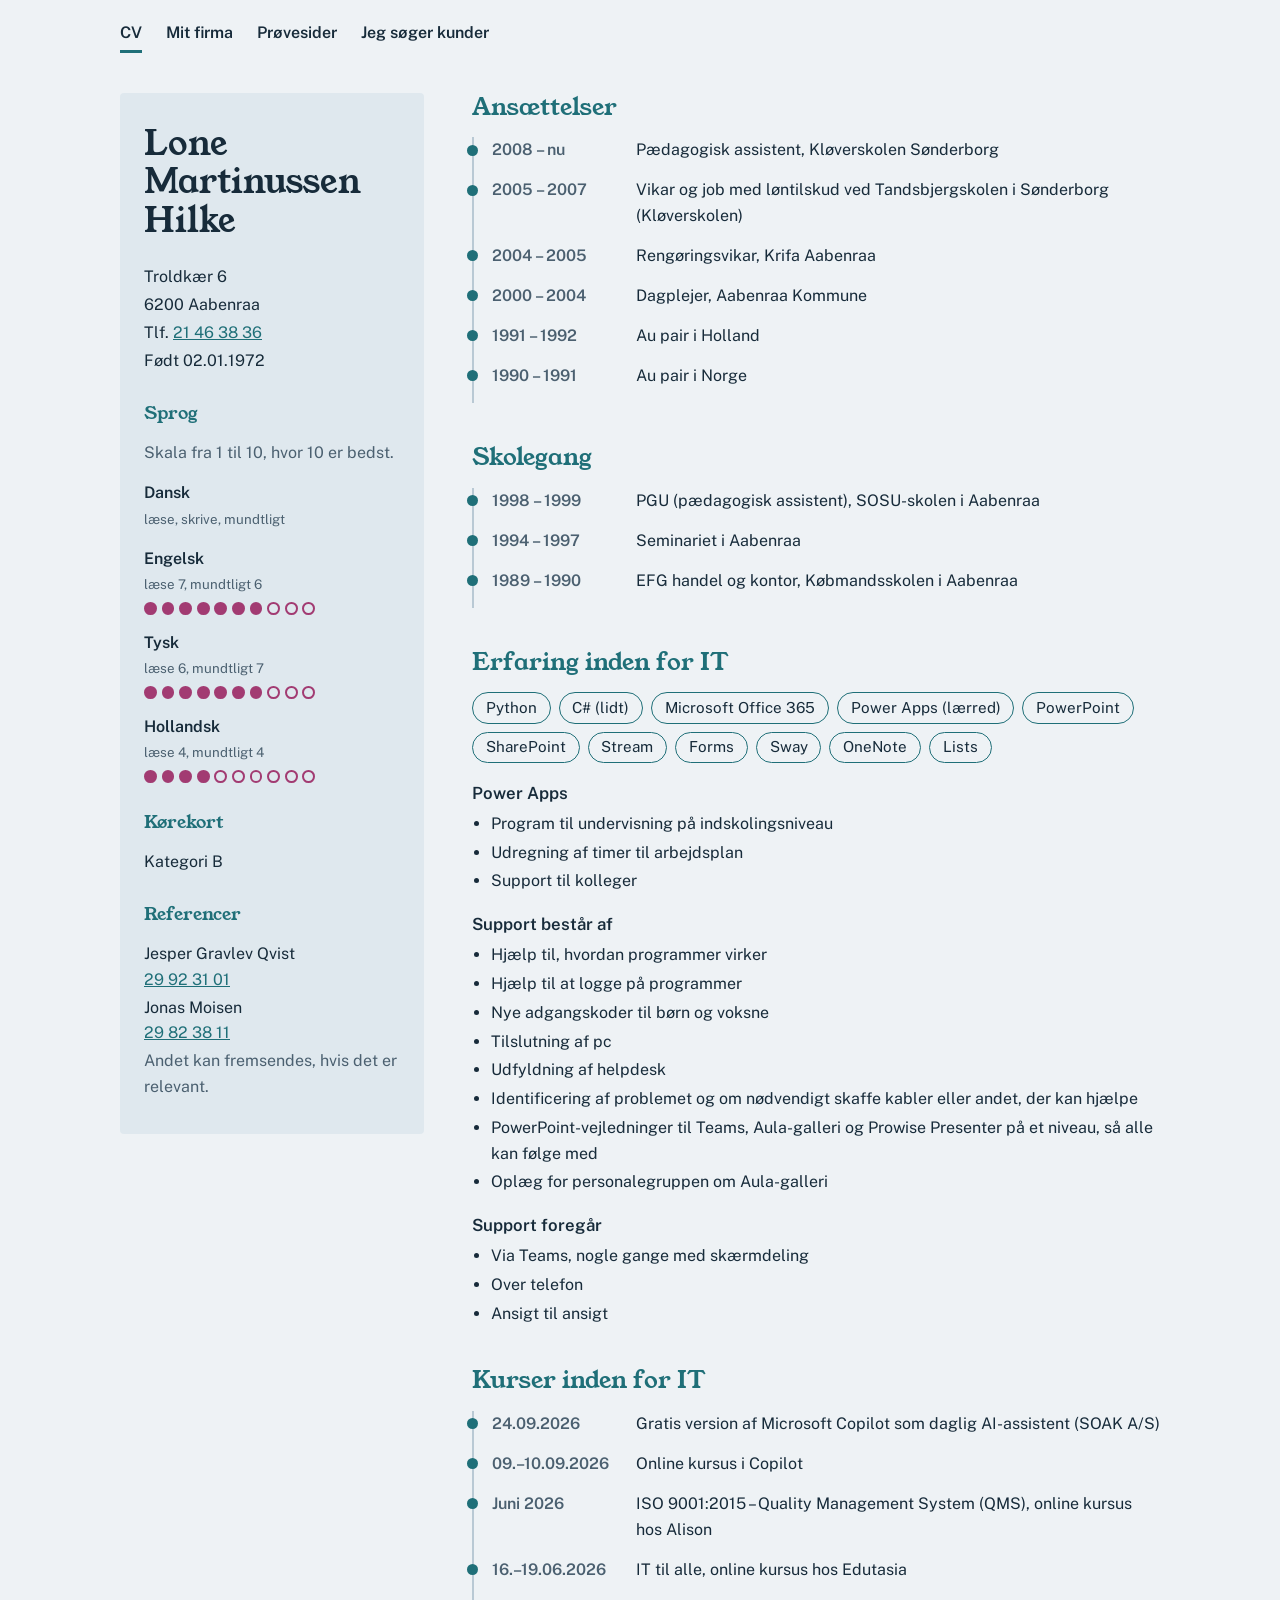
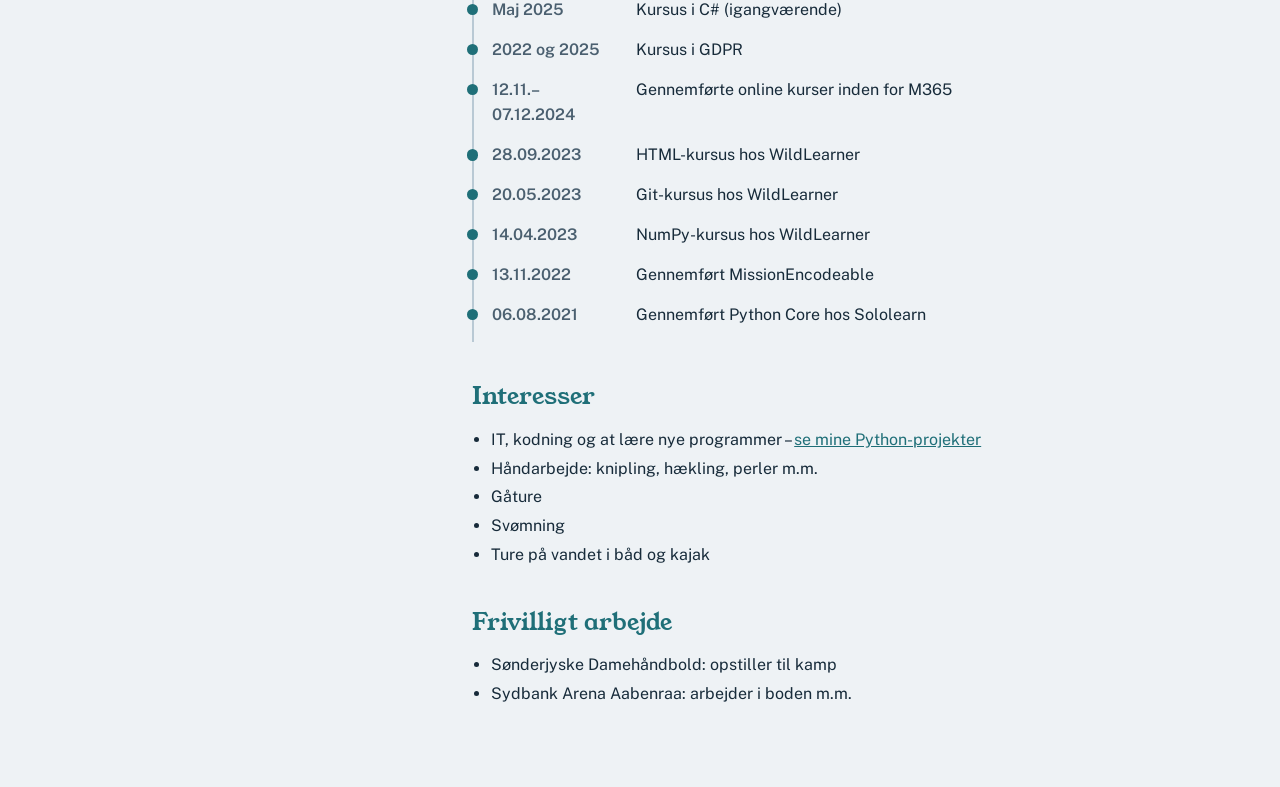
<file: index.html>
<!DOCTYPE html>
<html lang="da">
<head>
<meta charset="utf-8">
<meta name="viewport" content="width=device-width, initial-scale=1, viewport-fit=cover">
<title>CV – Lone Martinussen Hilke</title>
<link rel="preconnect" href="https://fonts.googleapis.com">
<link rel="preconnect" href="https://fonts.gstatic.com" crossorigin>
<link href="https://fonts.googleapis.com/css2?family=Public+Sans:wght@400;600&family=Young+Serif&display=swap" rel="stylesheet">
<style>
:root{--bg:#eef2f5;--panel:#dfe8ee;--ink:#172b3a;--muted:#4b6070;--accent:#1f6f78;--bead:#a23b72;--line:#b9c9d4;
 --serif:"Young Serif",Georgia,serif;--sans:"Public Sans",system-ui,-apple-system,"Segoe UI",sans-serif}
@media (prefers-color-scheme:dark){:root:not([data-theme="light"]){--bg:#101c26;--panel:#182a38;--ink:#e6eef3;--muted:#9db1bf;--accent:#5fc1c9;--bead:#e27bb0;--line:#2c4457}}
:root[data-theme="dark"]{--bg:#101c26;--panel:#182a38;--ink:#e6eef3;--muted:#9db1bf;--accent:#5fc1c9;--bead:#e27bb0;--line:#2c4457}
:root{box-sizing:border-box;padding-top:env(safe-area-inset-top,0px);padding-bottom:env(safe-area-inset-bottom,0px)}
html{scroll-padding-top:env(safe-area-inset-top,0px)}
*,*::before,*::after{box-sizing:inherit}
body{margin:0;background:var(--bg);color:var(--ink);font:400 1rem/1.6 var(--sans)}
a{color:var(--accent)}
a:focus-visible{outline:3px solid var(--accent);outline-offset:2px}
.nav{max-width:68rem;margin:0 auto;padding:1rem 1.5rem 0;display:flex;flex-wrap:wrap;gap:.4rem 1.5rem}
.nav a{color:var(--ink);text-decoration:none;font-weight:600;padding:.25rem 0;border-bottom:3px solid transparent}
.nav a:hover{border-color:var(--line)}
.nav a[aria-current="page"]{border-color:var(--accent)}
.page{max-width:68rem;margin:0 auto;display:grid;grid-template-columns:19rem 1fr;gap:3rem;padding:2.5rem 1.5rem}
aside{background:var(--panel);padding:2rem 1.5rem;align-self:start;position:sticky;top:1.5rem;border-radius:.25rem}
h1{font:400 2.1rem/1.15 var(--serif);margin:0 0 1.5rem}
h2{font:400 1.5rem/1.2 var(--serif);margin:0 0 1rem;color:var(--accent)}
aside h2{font-size:1.15rem;margin-top:1.75rem}
address{font-style:normal}
address p,aside p{margin:.15rem 0}
.lang{margin:.9rem 0}
.lang b{display:block;font-weight:600}
.lang small{color:var(--muted)}
.beads{display:flex;gap:.3rem;margin-top:.35rem}
.beads i{width:.8rem;height:.8rem;border-radius:50%;border:2px solid var(--bead)}
.beads i.f{background:var(--bead)}
main section{margin-bottom:2.5rem}
.tl{margin:0;padding:0;list-style:none;border-left:2px solid var(--line)}
.tl li{display:grid;grid-template-columns:8rem 1fr;gap:1rem;padding:0 0 .9rem 1.1rem;position:relative}
.tl li::before{content:"";position:absolute;left:-.45rem;top:.45rem;width:.7rem;height:.7rem;border-radius:50%;background:var(--accent)}
.tl time{color:var(--muted);font-weight:600}
ul.plain{margin:0 0 1rem;padding-left:1.2rem}
ul.plain li{margin:.2rem 0}
h3{font:600 1.05rem/1.3 var(--sans);margin:1.25rem 0 .4rem}
.tags{display:flex;flex-wrap:wrap;gap:.5rem;list-style:none;margin:0;padding:0}
.tags li{border:1.5px solid var(--accent);border-radius:2rem;padding:.15rem .8rem;font-size:.95rem}
.note{color:var(--muted)}
@media (max-width:52rem){
 .page{grid-template-columns:1fr;gap:1.5rem;padding:1.25rem 1rem}
 aside{position:static}
 .tl li{grid-template-columns:1fr;gap:0}
}
@media print{
 .nav{display:none}
 body{background:#fff;color:#000}
 .page{display:block;padding:0}
 aside{position:static;background:none;padding:0 0 1rem}
 a{color:#000}
}
</style>
</head>
<body>
<nav class="nav" aria-label="Hovedmenu">
 <a href="index(1).html" aria-current="page">CV</a>
 <a href="firma.html">Mit firma</a>
 <a href="proever.html">Prøvesider</a>
 <a href="kunder.html">Jeg søger kunder</a>
</nav>
<div class="page">
<aside>
 <h1>Lone Martinussen Hilke</h1>
 <address>
  <p>Troldkær 6</p>
  <p>6200 Aabenraa</p>
  <p>Tlf. <a href="tel:+4521463836">21 46 38 36</a></p>
  <p>Født 02.01.1972</p>
 </address>

 <h2>Sprog</h2>
 <p class="note">Skala fra 1 til 10, hvor 10 er bedst.</p>
 <div class="lang"><b>Dansk</b><small>læse, skrive, mundtligt</small></div>
 <div class="lang"><b>Engelsk</b><small>læse 7, mundtligt 6</small>
  <div class="beads" role="img" aria-label="Engelsk: læse 7 af 10"><i class="f"></i><i class="f"></i><i class="f"></i><i class="f"></i><i class="f"></i><i class="f"></i><i class="f"></i><i></i><i></i><i></i></div></div>
 <div class="lang"><b>Tysk</b><small>læse 6, mundtligt 7</small>
  <div class="beads" role="img" aria-label="Tysk: mundtligt 7 af 10"><i class="f"></i><i class="f"></i><i class="f"></i><i class="f"></i><i class="f"></i><i class="f"></i><i class="f"></i><i></i><i></i><i></i></div></div>
 <div class="lang"><b>Hollandsk</b><small>læse 4, mundtligt 4</small>
  <div class="beads" role="img" aria-label="Hollandsk: 4 af 10"><i class="f"></i><i class="f"></i><i class="f"></i><i class="f"></i><i></i><i></i><i></i><i></i><i></i><i></i></div></div>

 <h2>Kørekort</h2>
 <p>Kategori B</p>

 <h2>Referencer</h2>
 <p>Jesper Gravlev Qvist<br><a href="tel:+4529923101">29 92 31 01</a></p>
 <p>Jonas Moisen<br><a href="tel:+4529823811">29 82 38 11</a></p>
 <p class="note">Andet kan fremsendes, hvis det er relevant.</p>
</aside>

<main>
 <section>
  <h2>Ansættelser</h2>
  <ul class="tl">
   <li><time>2008 – nu</time><span>Pædagogisk assistent, Kløverskolen Sønderborg</span></li>
   <li><time>2005 – 2007</time><span>Vikar og job med løntilskud ved Tandsbjergskolen i Sønderborg (Kløverskolen)</span></li>
   <li><time>2004 – 2005</time><span>Rengøringsvikar, Krifa Aabenraa</span></li>
   <li><time>2000 – 2004</time><span>Dagplejer, Aabenraa Kommune</span></li>
   <li><time>1991 – 1992</time><span>Au pair i Holland</span></li>
   <li><time>1990 – 1991</time><span>Au pair i Norge</span></li>
  </ul>
 </section>

 <section>
  <h2>Skolegang</h2>
  <ul class="tl">
   <li><time>1998 – 1999</time><span>PGU (pædagogisk assistent), SOSU-skolen i Aabenraa</span></li>
   <li><time>1994 – 1997</time><span>Seminariet i Aabenraa</span></li>
   <li><time>1989 – 1990</time><span>EFG handel og kontor, Købmandsskolen i Aabenraa</span></li>
  </ul>
 </section>

 <section>
  <h2>Erfaring inden for IT</h2>
  <ul class="tags">
   <li>Python</li><li>C# (lidt)</li><li>Microsoft Office 365</li><li>Power Apps (lærred)</li>
   <li>PowerPoint</li><li>SharePoint</li><li>Stream</li><li>Forms</li><li>Sway</li><li>OneNote</li><li>Lists</li>
  </ul>
  <h3>Power Apps</h3>
  <ul class="plain">
   <li>Program til undervisning på indskolingsniveau</li>
   <li>Udregning af timer til arbejdsplan</li>
   <li>Support til kolleger</li>
  </ul>
  <h3>Support består af</h3>
  <ul class="plain">
   <li>Hjælp til, hvordan programmer virker</li>
   <li>Hjælp til at logge på programmer</li>
   <li>Nye adgangskoder til børn og voksne</li>
   <li>Tilslutning af pc</li>
   <li>Udfyldning af helpdesk</li>
   <li>Identificering af problemet og om nødvendigt skaffe kabler eller andet, der kan hjælpe</li>
   <li>PowerPoint-vejledninger til Teams, Aula-galleri og Prowise Presenter på et niveau, så alle kan følge med</li>
   <li>Oplæg for personalegruppen om Aula-galleri</li>
  </ul>
  <h3>Support foregår</h3>
  <ul class="plain">
   <li>Via Teams, nogle gange med skærmdeling</li>
   <li>Over telefon</li>
   <li>Ansigt til ansigt</li>
  </ul>
 </section>

 <section>
  <h2>Kurser inden for IT</h2>
  <ul class="tl">
   <li><time>24.09.2026</time><span>Gratis version af Microsoft Copilot som daglig AI-assistent (SOAK A/S)</span></li>
   <li><time>09.–10.09.2026</time><span>Online kursus i Copilot</span></li>
   <li><time>Juni 2026</time><span>ISO 9001:2015 – Quality Management System (QMS), online kursus hos Alison</span></li>
   <li><time>16.–19.06.2026</time><span>IT til alle, online kursus hos Edutasia</span></li>
   <li><time>Maj 2025</time><span>Kursus i C# (igangværende)</span></li>
   <li><time>2022 og 2025</time><span>Kursus i GDPR</span></li>
   <li><time>12.11.–07.12.2024</time><span>Gennemførte online kurser inden for M365</span></li>
   <li><time>28.09.2023</time><span>HTML-kursus hos WildLearner</span></li>
   <li><time>20.05.2023</time><span>Git-kursus hos WildLearner</span></li>
   <li><time>14.04.2023</time><span>NumPy-kursus hos WildLearner</span></li>
   <li><time>13.11.2022</time><span>Gennemført MissionEncodeable</span></li>
   <li><time>06.08.2021</time><span>Gennemført Python Core hos Sololearn</span></li>
  </ul>
 </section>

 <section>
  <h2>Interesser</h2>
  <ul class="plain">
   <li>IT, kodning og at lære nye programmer – <a href="https://llmh.pythonanywhere.com/">se mine Python-projekter</a></li>
   <li>Håndarbejde: knipling, hækling, perler m.m.</li>
   <li>Gåture</li>
   <li>Svømning</li>
   <li>Ture på vandet i båd og kajak</li>
  </ul>
 </section>

 <section>
  <h2>Frivilligt arbejde</h2>
  <ul class="plain">
   <li>Sønderjyske Damehåndbold: opstiller til kamp</li>
   <li>Sydbank Arena Aabenraa: arbejder i boden m.m.</li>
  </ul>
 </section>
</main>
</div>
</body>
</html>
</file>
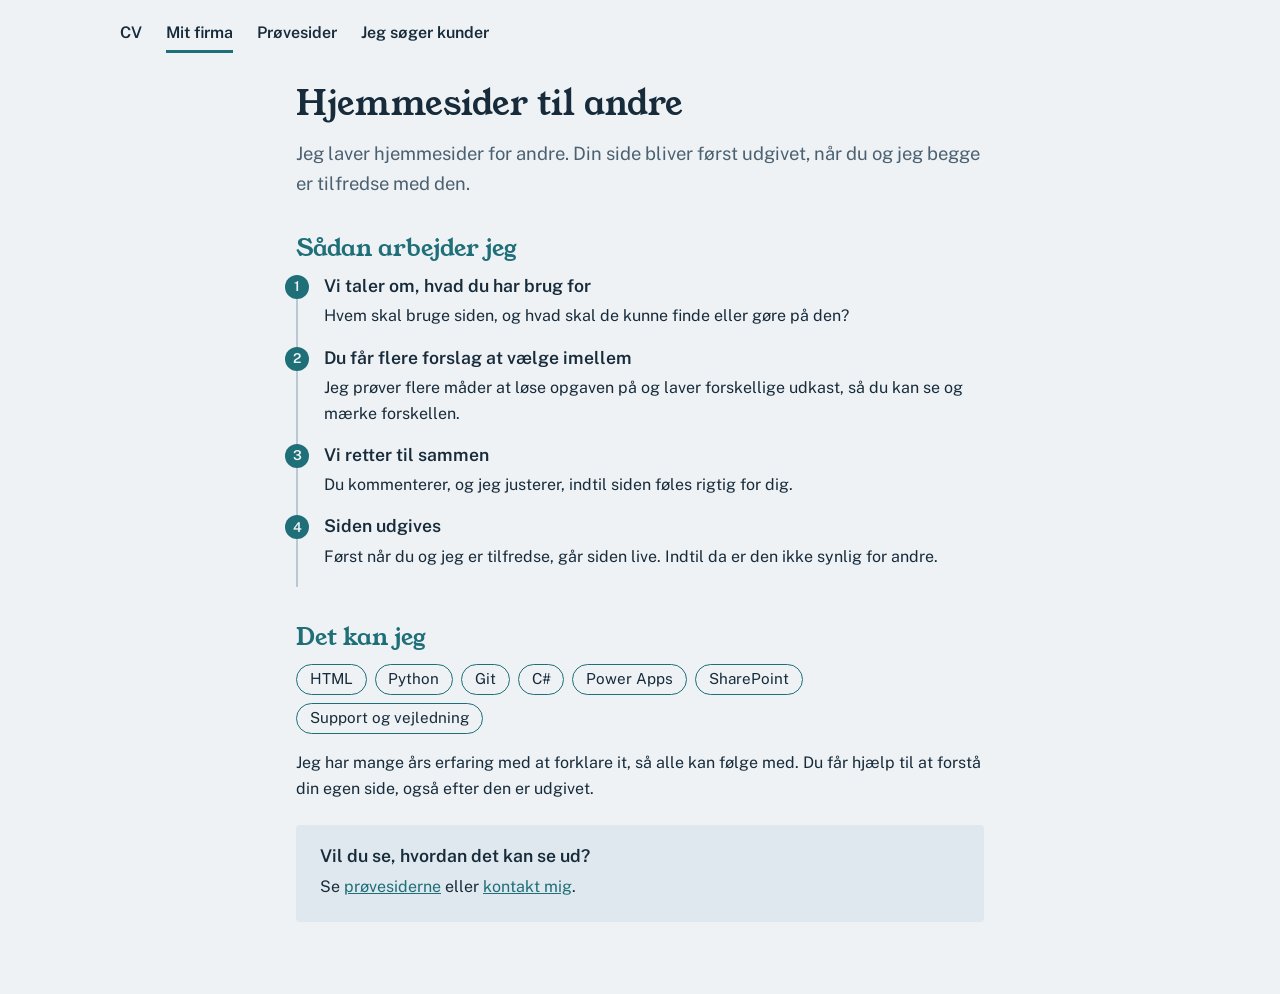
<file: firma.html>
<!DOCTYPE html>
<html lang="da">
<head>
<meta charset="utf-8">
<meta name="viewport" content="width=device-width, initial-scale=1, viewport-fit=cover">
<title>Mit firma – Lone Martinussen Hilke</title>
<link rel="preconnect" href="https://fonts.googleapis.com">
<link rel="preconnect" href="https://fonts.gstatic.com" crossorigin>
<link href="https://fonts.googleapis.com/css2?family=Public+Sans:wght@400;600&family=Young+Serif&display=swap" rel="stylesheet">
<link rel="stylesheet" href="style.css">
</head>
<body>
<nav class="nav" aria-label="Hovedmenu">
 <a href="index.html">CV</a>
 <a href="firma.html" aria-current="page">Mit firma</a>
 <a href="proever.html">Prøvesider</a>
 <a href="kunder.html">Jeg søger kunder</a>
</nav>
<main class="wrap">
 <h1>Hjemmesider til andre</h1>
 <p class="lead">Jeg laver hjemmesider for andre. Din side bliver først udgivet, når du og jeg begge er tilfredse med den.</p>

 <h2>Sådan arbejder jeg</h2>
 <ol class="steps">
  <li><h3>Vi taler om, hvad du har brug for</h3><p>Hvem skal bruge siden, og hvad skal de kunne finde eller gøre på den?</p></li>
  <li><h3>Du får flere forslag at vælge imellem</h3><p>Jeg prøver flere måder at løse opgaven på og laver forskellige udkast, så du kan se og mærke forskellen.</p></li>
  <li><h3>Vi retter til sammen</h3><p>Du kommenterer, og jeg justerer, indtil siden føles rigtig for dig.</p></li>
  <li><h3>Siden udgives</h3><p>Først når du og jeg er tilfredse, går siden live. Indtil da er den ikke synlig for andre.</p></li>
 </ol>

 <h2>Det kan jeg</h2>
 <ul class="tags">
  <li>HTML</li><li>Python</li><li>Git</li><li>C#</li><li>Power Apps</li><li>SharePoint</li><li>Support og vejledning</li>
 </ul>
 <p>Jeg har mange års erfaring med at forklare it, så alle kan følge med. Du får hjælp til at forstå din egen side, også efter den er udgivet.</p>

 <div class="panel">
  <h3>Vil du se, hvordan det kan se ud?</h3>
  <p>Se <a href="proever.html">prøvesiderne</a> eller <a href="kunder.html">kontakt mig</a>.</p>
 </div>
</main>
</body>
</html>
</file>
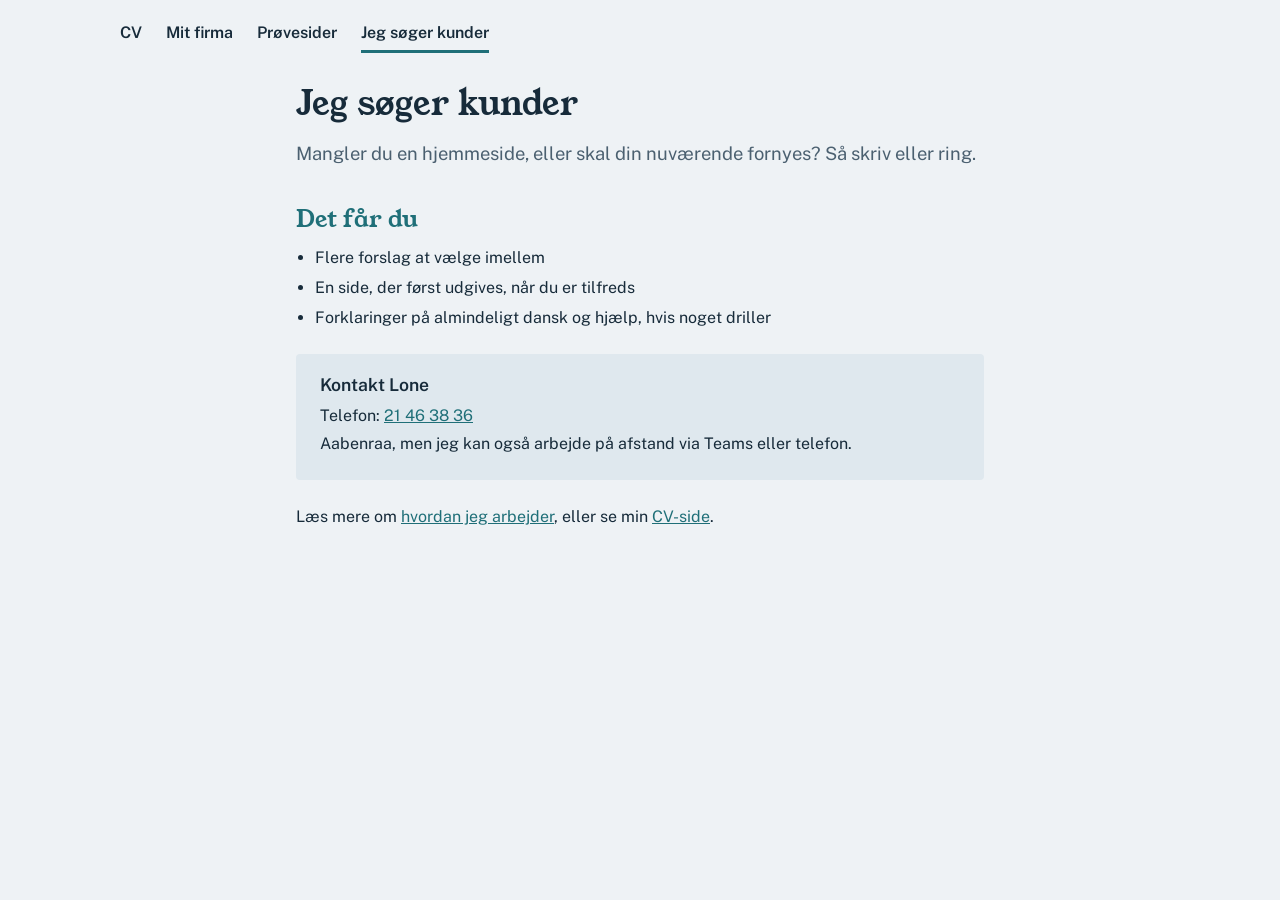
<file: kunder.html>
<!DOCTYPE html>
<html lang="da">
<head>
<meta charset="utf-8">
<meta name="viewport" content="width=device-width, initial-scale=1, viewport-fit=cover">
<title>Jeg søger kunder – Lone Martinussen Hilke</title>
<link rel="preconnect" href="https://fonts.googleapis.com">
<link rel="preconnect" href="https://fonts.gstatic.com" crossorigin>
<link href="https://fonts.googleapis.com/css2?family=Public+Sans:wght@400;600&family=Young+Serif&display=swap" rel="stylesheet">
<link rel="stylesheet" href="style.css">
</head>
<body>
<nav class="nav" aria-label="Hovedmenu">
 <a href="index.html">CV</a>
 <a href="firma.html">Mit firma</a>
 <a href="proever.html">Prøvesider</a>
 <a href="kunder.html" aria-current="page">Jeg søger kunder</a>
</nav>
<main class="wrap">
 <h1>Jeg søger kunder</h1>
 <p class="lead">Mangler du en hjemmeside, eller skal din nuværende fornyes? Så skriv eller ring.</p>

 <h2>Det får du</h2>
 <ul class="plain">
  <li>Flere forslag at vælge imellem</li>
  <li>En side, der først udgives, når du er tilfreds</li>
  <li>Forklaringer på almindeligt dansk og hjælp, hvis noget driller</li>
 </ul>

 <div class="panel">
  <h3>Kontakt Lone</h3>
  <p>Telefon: <a href="tel:+4521463836">21 46 38 36</a></p>
  <p>Aabenraa, men jeg kan også arbejde på afstand via Teams eller telefon.</p>
 </div>

 <p>Læs mere om <a href="firma.html">hvordan jeg arbejder</a>, eller se min <a href="index.html">CV-side</a>.</p>
</main>
</body>
</html>
</file>
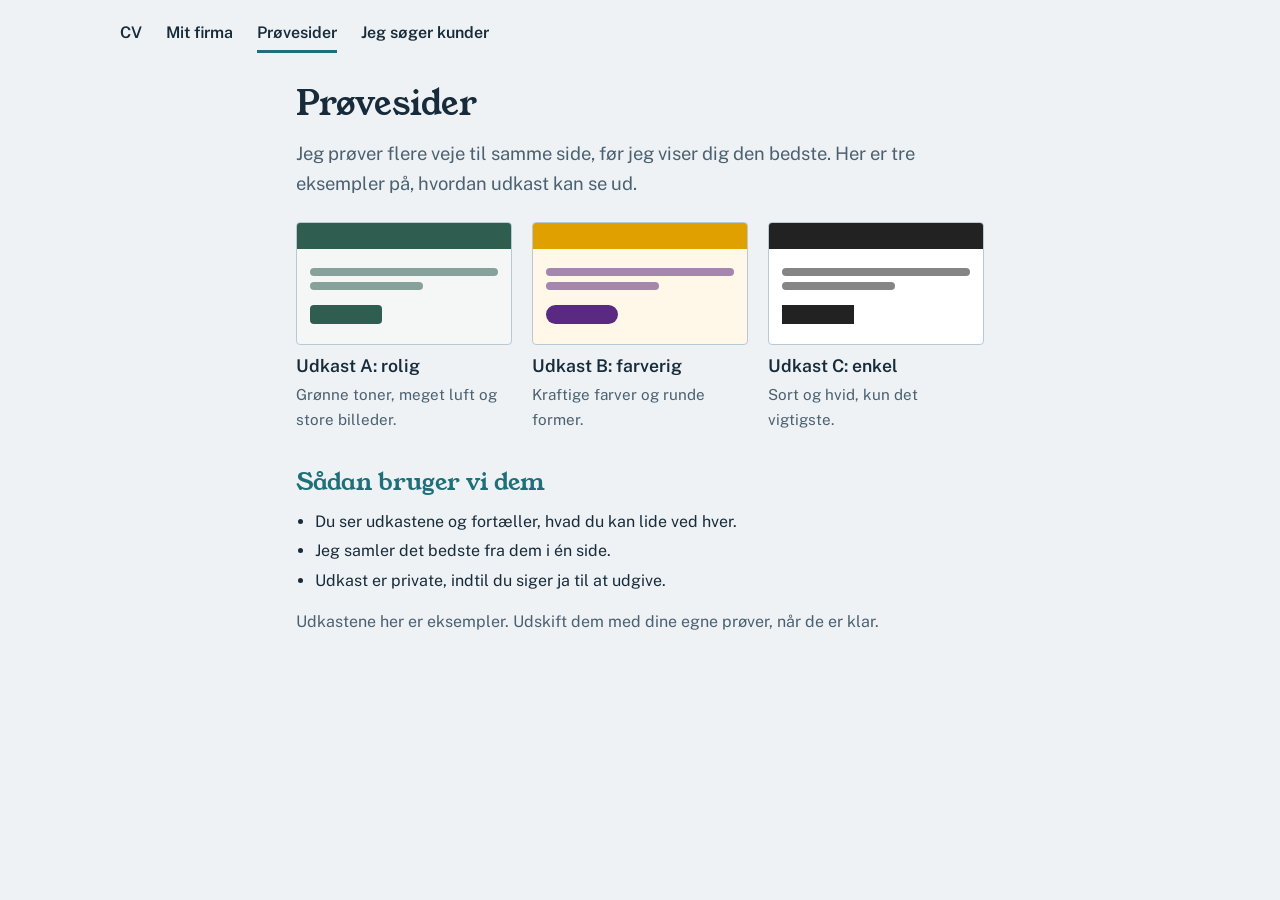
<file: proever.html>
<!DOCTYPE html>
<html lang="da">
<head>
<meta charset="utf-8">
<meta name="viewport" content="width=device-width, initial-scale=1, viewport-fit=cover">
<title>Prøvesider – Lone Martinussen Hilke</title>
<link rel="preconnect" href="https://fonts.googleapis.com">
<link rel="preconnect" href="https://fonts.gstatic.com" crossorigin>
<link href="https://fonts.googleapis.com/css2?family=Public+Sans:wght@400;600&family=Young+Serif&display=swap" rel="stylesheet">
<link rel="stylesheet" href="style.css">
</head>
<body>
<nav class="nav" aria-label="Hovedmenu">
 <a href="index.html">CV</a>
 <a href="firma.html">Mit firma</a>
 <a href="proever.html" aria-current="page">Prøvesider</a>
 <a href="kunder.html">Jeg søger kunder</a>
</nav>
<main class="wrap">
 <h1>Prøvesider</h1>
 <p class="lead">Jeg prøver flere veje til samme side, før jeg viser dig den bedste. Her er tre eksempler på, hvordan udkast kan se ud.</p>

 <div class="sketches">
  <div class="sketch">
   <div class="mock" style="--m-bg:#f4f7f5;--m-main:#2f5d50;--m-text:#2f5d50;--m-acc:#2f5d50;--m-r:.25rem"><div class="bar"></div><div class="body"><div class="l"></div><div class="l w"></div><span class="btn"></span></div></div>
   <h3>Udkast A: rolig</h3>
   <p>Grønne toner, meget luft og store billeder.</p>
  </div>
  <div class="sketch">
   <div class="mock" style="--m-bg:#fff7e8;--m-main:#e0a100;--m-text:#5a2a82;--m-acc:#5a2a82;--m-r:1rem"><div class="bar"></div><div class="body"><div class="l"></div><div class="l w"></div><span class="btn"></span></div></div>
   <h3>Udkast B: farverig</h3>
   <p>Kraftige farver og runde former.</p>
  </div>
  <div class="sketch">
   <div class="mock" style="--m-bg:#ffffff;--m-main:#222;--m-text:#222;--m-acc:#222;--m-r:0"><div class="bar"></div><div class="body"><div class="l"></div><div class="l w"></div><span class="btn"></span></div></div>
   <h3>Udkast C: enkel</h3>
   <p>Sort og hvid, kun det vigtigste.</p>
  </div>
 </div>

 <h2>Sådan bruger vi dem</h2>
 <ul class="plain">
  <li>Du ser udkastene og fortæller, hvad du kan lide ved hver.</li>
  <li>Jeg samler det bedste fra dem i én side.</li>
  <li>Udkast er private, indtil du siger ja til at udgive.</li>
 </ul>
 <p class="note">Udkastene her er eksempler. Udskift dem med dine egne prøver, når de er klar.</p>
</main>
</body>
</html>
</file>
<file: style.css>
:root{--bg:#eef2f5;--panel:#dfe8ee;--ink:#172b3a;--muted:#4b6070;--accent:#1f6f78;--bead:#a23b72;--line:#b9c9d4;
 --serif:"Young Serif",Georgia,serif;--sans:"Public Sans",system-ui,-apple-system,"Segoe UI",sans-serif}
@media (prefers-color-scheme:dark){:root:not([data-theme="light"]){--bg:#101c26;--panel:#182a38;--ink:#e6eef3;--muted:#9db1bf;--accent:#5fc1c9;--bead:#e27bb0;--line:#2c4457}}
:root{box-sizing:border-box;padding-top:env(safe-area-inset-top,0px);padding-bottom:env(safe-area-inset-bottom,0px)}
html{scroll-padding-top:env(safe-area-inset-top,0px)}
*,*::before,*::after{box-sizing:inherit}
body{margin:0;background:var(--bg);color:var(--ink);font:400 1rem/1.6 var(--sans)}
a{color:var(--accent)}
a:focus-visible{outline:3px solid var(--accent);outline-offset:2px}
.nav{max-width:68rem;margin:0 auto;padding:1rem 1.5rem 0;display:flex;flex-wrap:wrap;gap:.4rem 1.5rem}
.nav a{color:var(--ink);text-decoration:none;font-weight:600;padding:.25rem 0;border-bottom:3px solid transparent}
.nav a:hover{border-color:var(--line)}
.nav a[aria-current="page"]{border-color:var(--accent)}
.wrap{max-width:46rem;margin:0 auto;padding:2rem 1.5rem 3rem}
h1{font:400 2.1rem/1.15 var(--serif);margin:0 0 1rem}
h2{font:400 1.5rem/1.2 var(--serif);margin:2.25rem 0 .75rem;color:var(--accent)}
h3{font:600 1.1rem/1.3 var(--sans);margin:0 0 .35rem}
.lead{font-size:1.15rem;color:var(--muted);margin:0 0 1.5rem}
ul.plain{margin:0 0 1rem;padding-left:1.2rem}
ul.plain li{margin:.25rem 0}
.tags{display:flex;flex-wrap:wrap;gap:.5rem;list-style:none;margin:0;padding:0}
.tags li{border:1.5px solid var(--accent);border-radius:2rem;padding:.15rem .8rem;font-size:.95rem}
.steps{list-style:none;margin:0;padding:0;counter-reset:s;border-left:2px solid var(--line)}
.steps li{counter-increment:s;position:relative;padding:0 0 1.1rem 1.6rem}
.steps li::before{content:counter(s);position:absolute;left:-.8rem;top:0;width:1.5rem;height:1.5rem;border-radius:50%;background:var(--accent);color:var(--bg);font-weight:600;font-size:.85rem;display:grid;place-items:center}
.steps p{margin:0}
.panel{background:var(--panel);padding:1.25rem 1.5rem;border-radius:.25rem;margin:1.5rem 0}
.panel p{margin:.2rem 0}
.sketches{display:grid;grid-template-columns:repeat(auto-fit,minmax(13rem,1fr));gap:1.25rem;margin:1rem 0}
.sketch p{margin:.2rem 0 0;color:var(--muted);font-size:.95rem}
.mock{border:1.5px solid var(--line);border-radius:.25rem;overflow:hidden;background:var(--m-bg);margin-bottom:.6rem}
.mock .bar{height:1.6rem;background:var(--m-main)}
.mock .body{padding:.8rem}
.mock .l{height:.5rem;border-radius:.25rem;background:var(--m-text);opacity:.55;margin:.4rem 0}
.mock .l.w{width:60%}
.mock .btn{display:inline-block;margin-top:.5rem;height:1.2rem;width:4.5rem;border-radius:var(--m-r);background:var(--m-acc)}
.note{color:var(--muted)}
@media print{body{background:#fff;color:#000}.nav{display:none}a{color:#000}}
</file>
